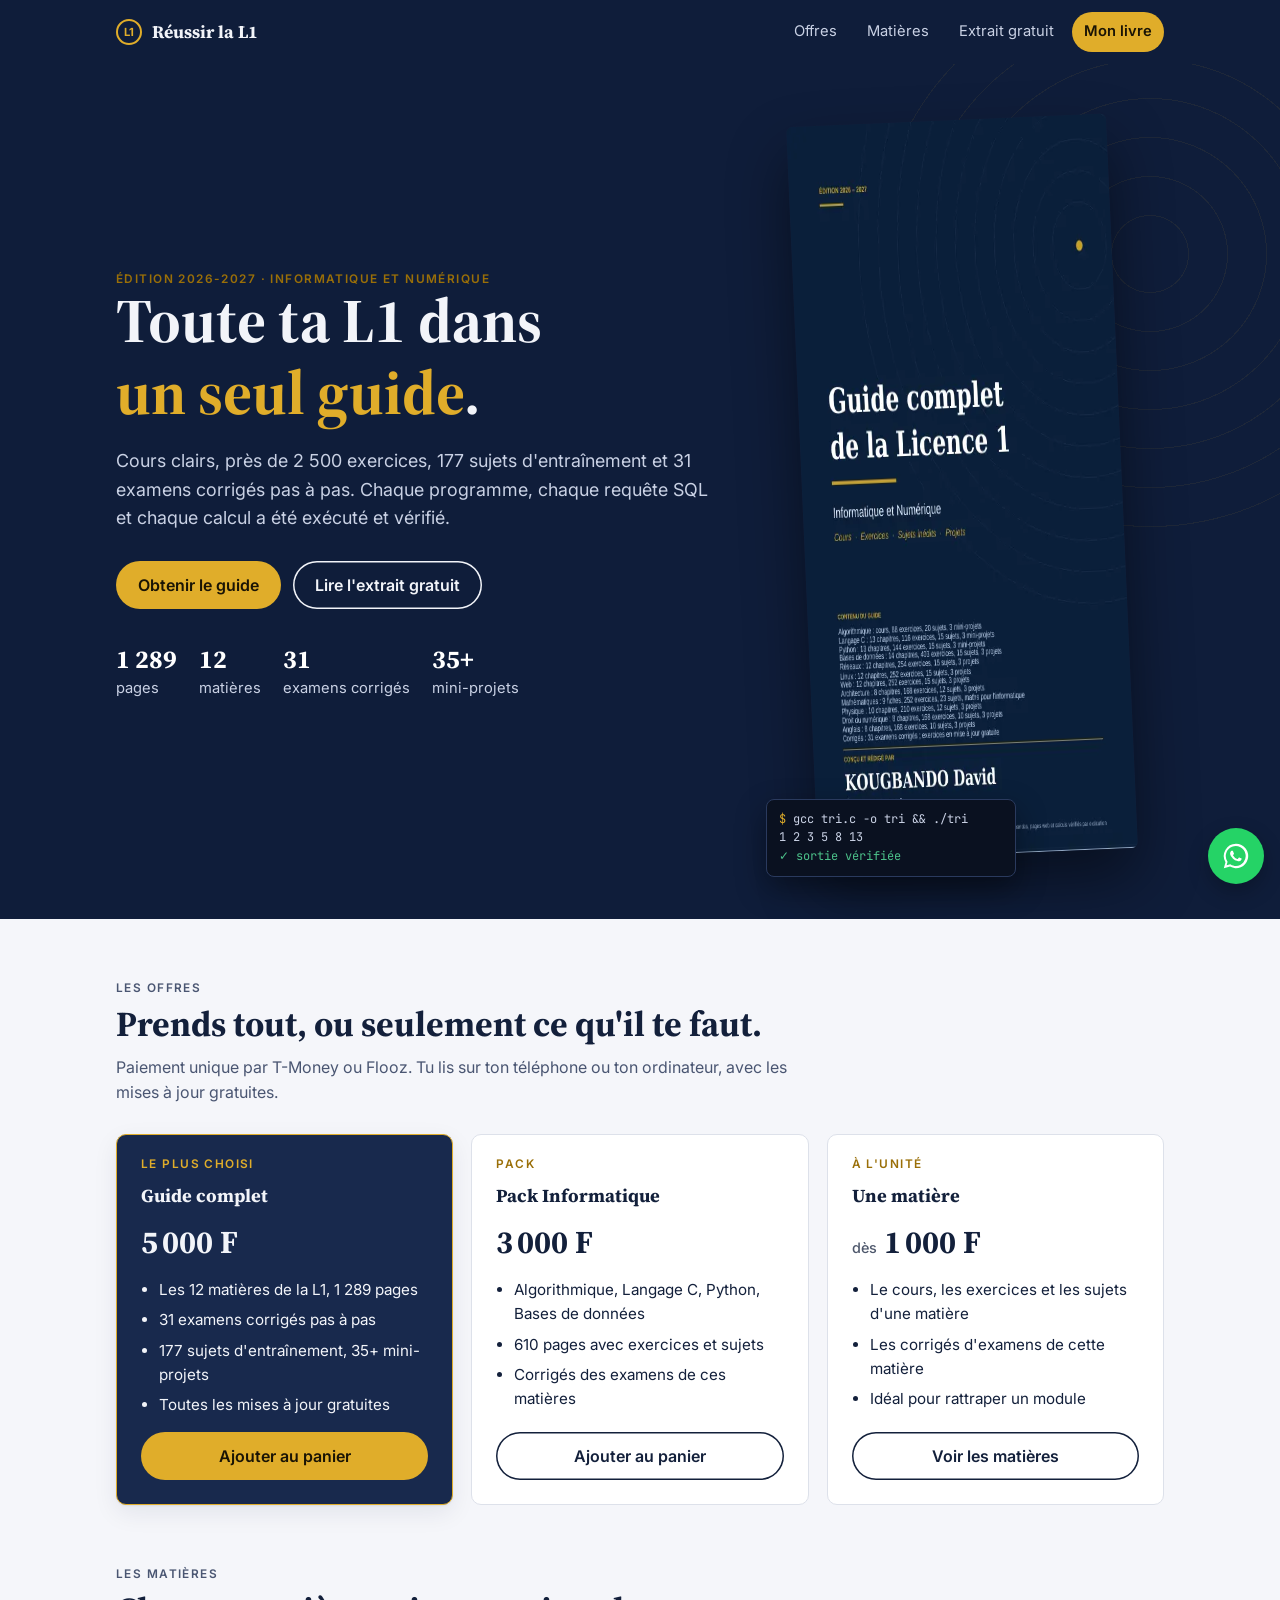
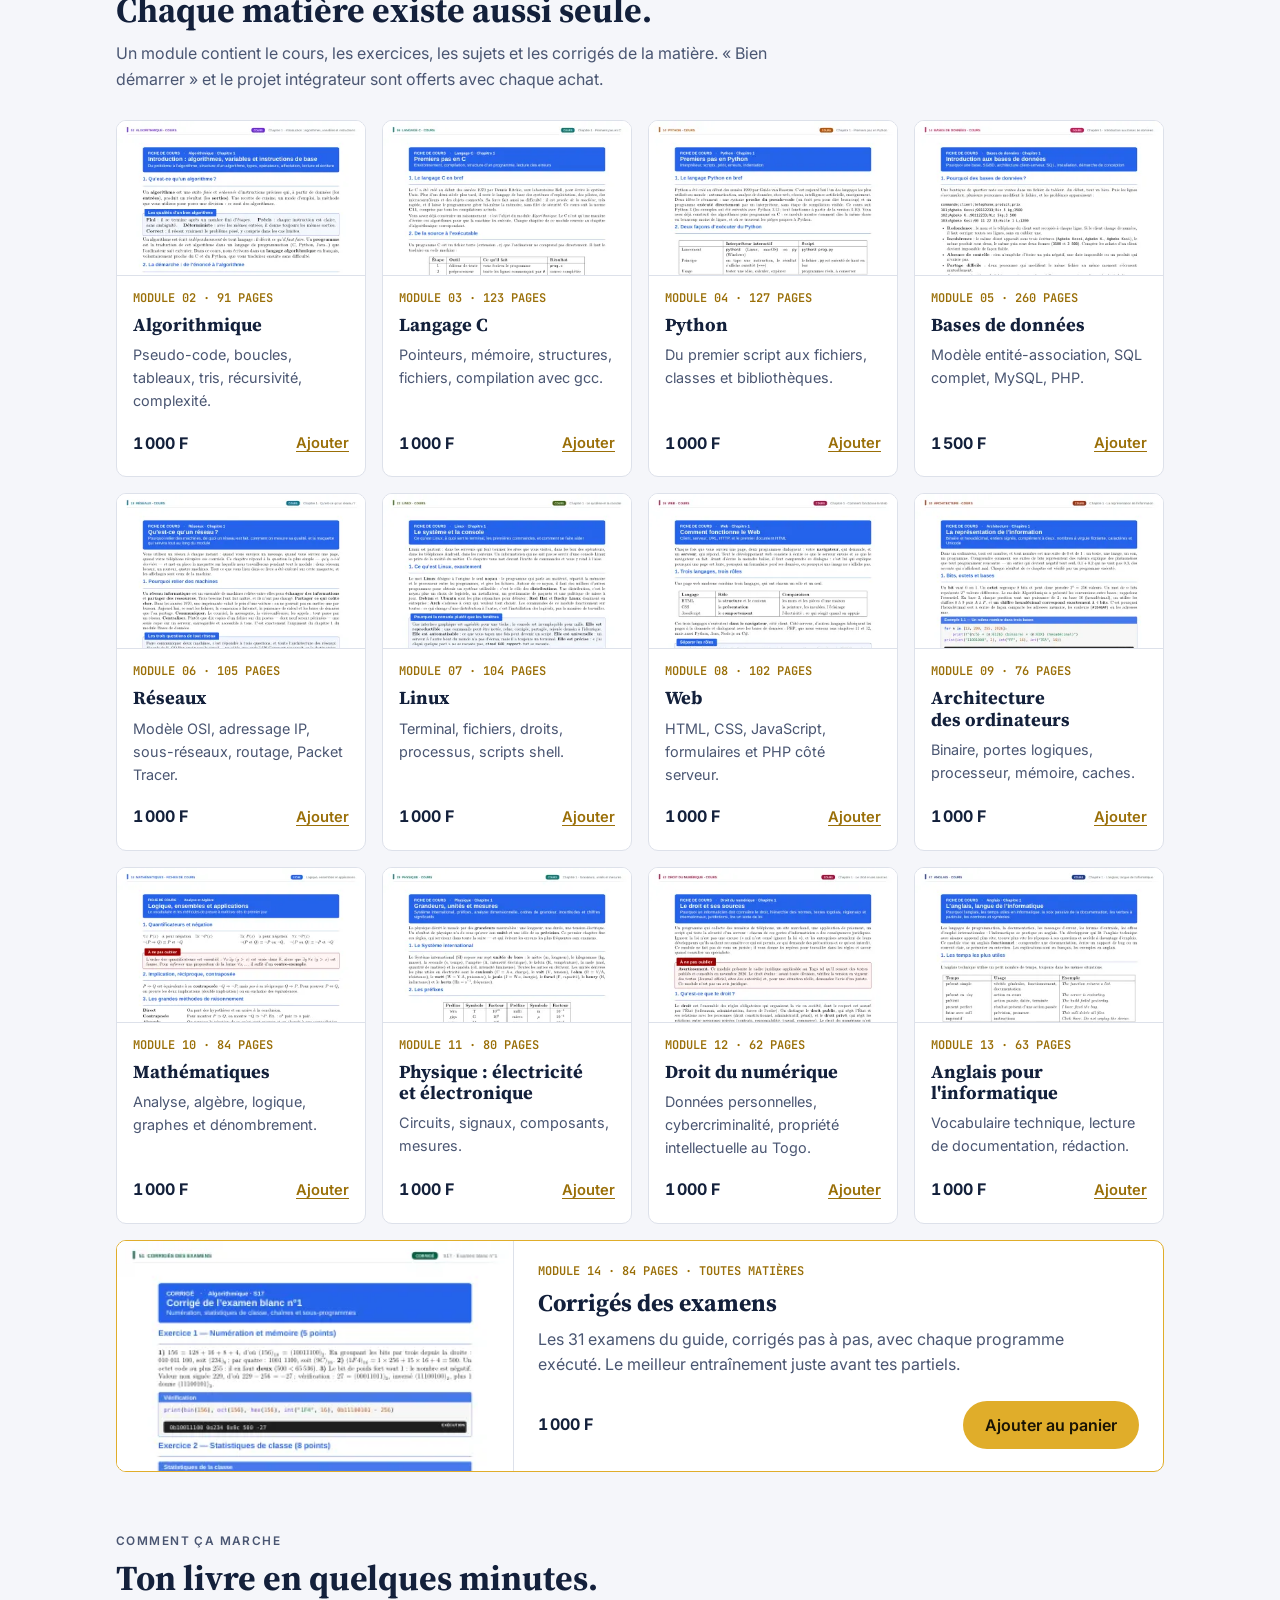
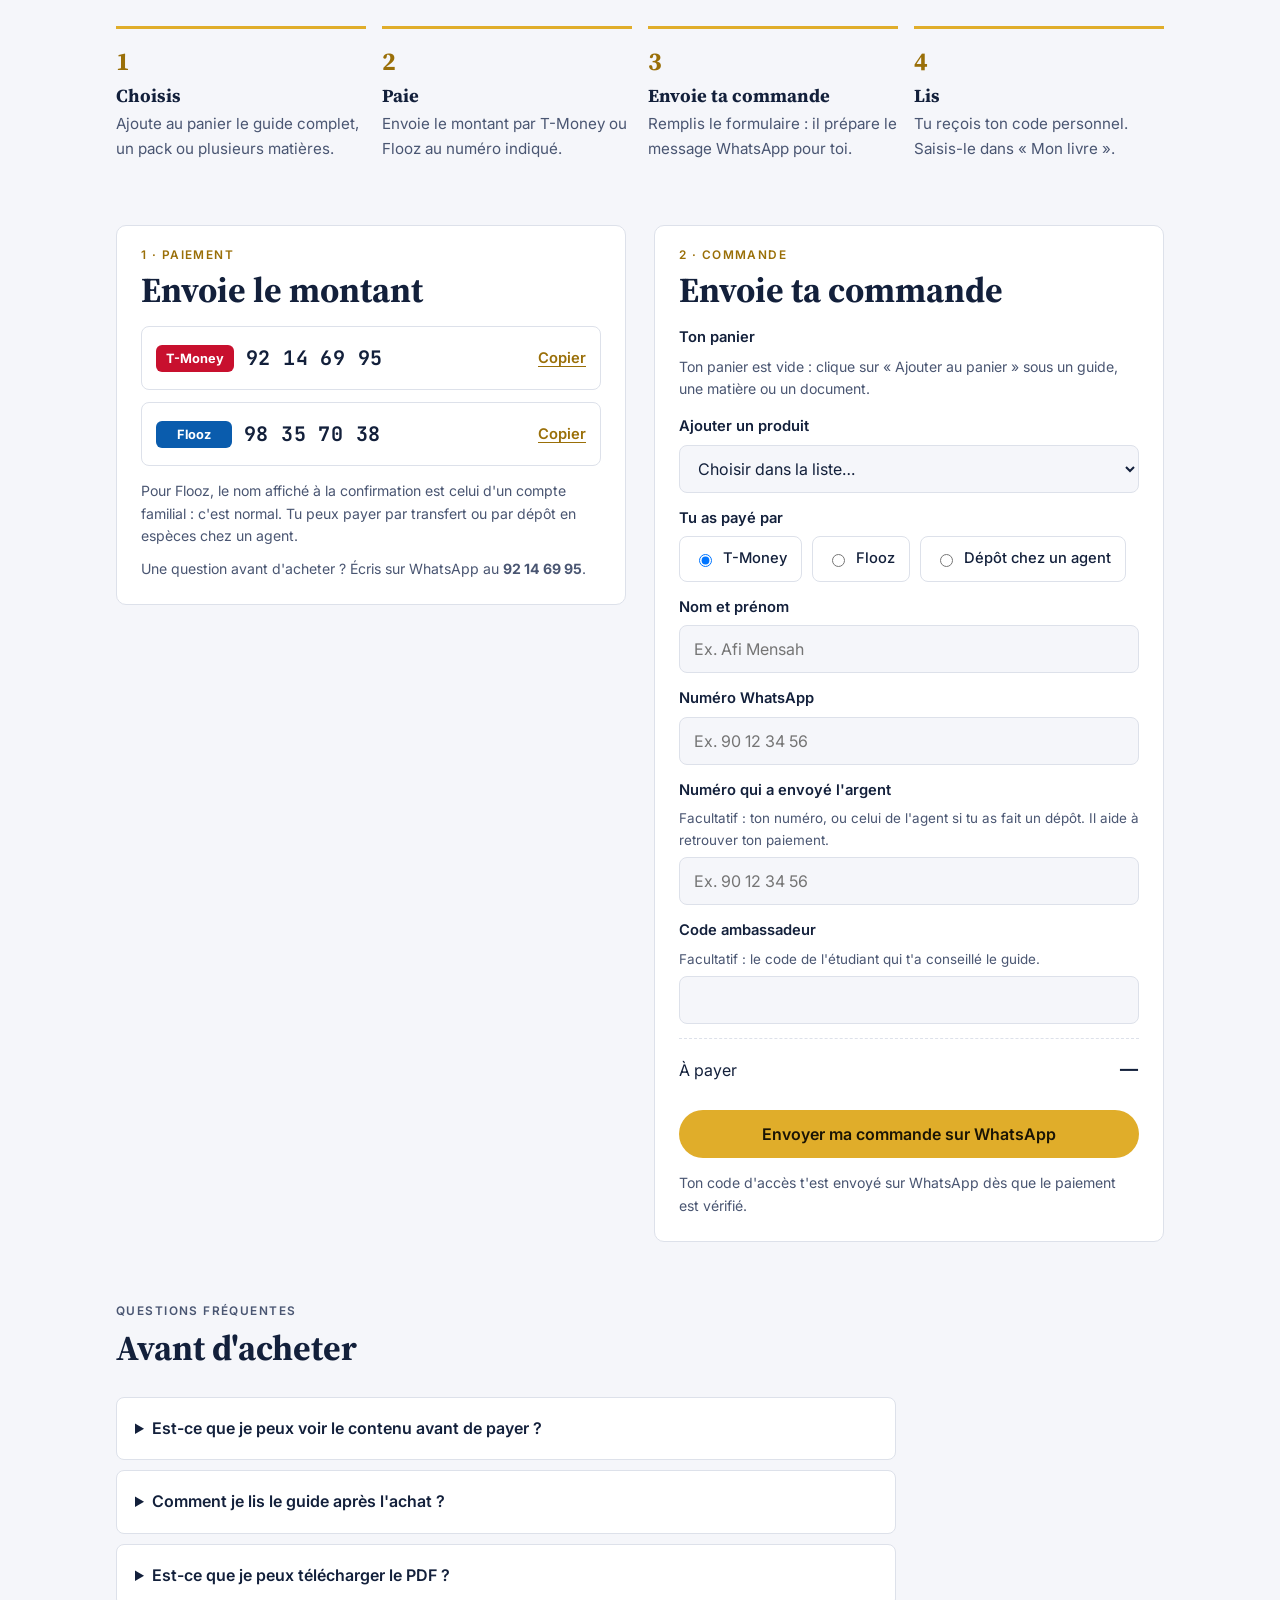
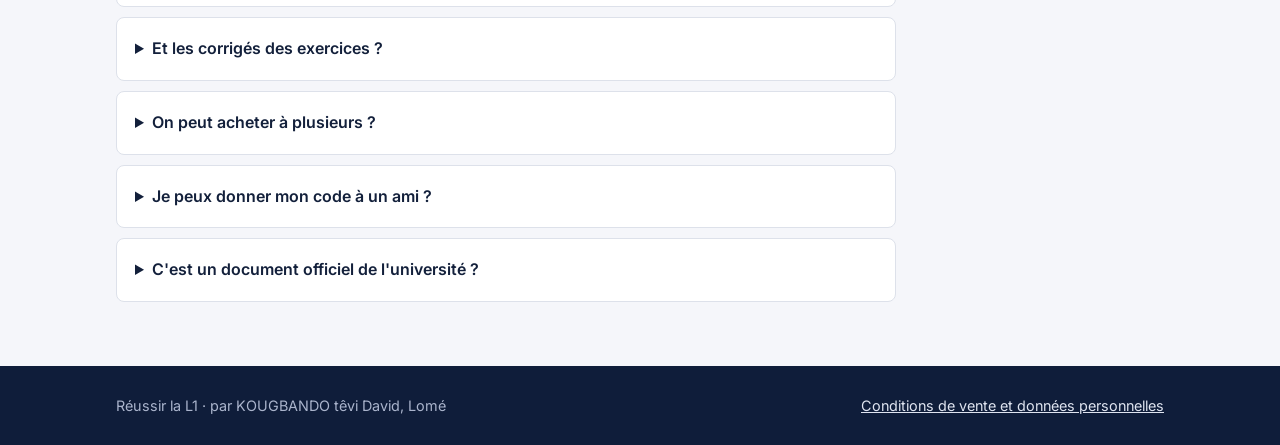
<file: index.html>
<!doctype html>
<html lang="fr">
<head>
<meta charset="utf-8">
<meta name="viewport" content="width=device-width, initial-scale=1, viewport-fit=cover">
<title>Réussir la L1 — Guide complet Informatique et Numérique</title>
<meta name="description" content="Le guide complet de la L1 Informatique et Numérique : 1 289 pages de cours, près de 2 500 exercices, 31 examens corrigés. Extrait gratuit, paiement T-Money ou Flooz.">
<meta property="og:title" content="Réussir la L1 — Guide complet Informatique et Numérique">
<meta property="og:description" content="1 289 pages, 12 matières, 31 examens corrigés. Lis l'extrait gratuit.">
<meta property="og:image" content="img/couverture.webp">
<meta name="theme-color" content="#0f1d3a">
<link rel="icon" href="data:image/svg+xml,%3Csvg xmlns='http://www.w3.org/2000/svg' viewBox='0 0 64 64'%3E%3Ccircle cx='32' cy='32' r='30' fill='%230f1d3a'/%3E%3Ctext x='32' y='41' font-family='Georgia' font-weight='700' font-size='26' text-anchor='middle' fill='%23e0ad2a'%3EL1%3C/text%3E%3C/svg%3E">
<link rel="preconnect" href="https://fonts.googleapis.com">
<link rel="preconnect" href="https://fonts.gstatic.com" crossorigin>
<link rel="stylesheet" href="https://fonts.googleapis.com/css2?family=Inter:wght@400;500;600;700&family=JetBrains+Mono:wght@500&family=Source+Serif+4:opsz,wght@8..60,700&display=swap">
<link rel="stylesheet" href="assets/style.css">
</head>
<body>
<header class="barre">
  <div class="enveloppe">
    <a class="marque" href="./"><i>L1</i> Réussir la L1</a>
    <nav aria-label="Menu principal">
      <a href="#offres" class="cache-mobile">Offres</a>
      <a href="#modules" class="cache-mobile">Matières</a>
      <a href="lire.html?extrait=1" class="cache-mobile">Extrait gratuit</a>
      <a href="#commander" class="pastille-panier" id="pastille-panier" hidden>Panier <b id="nb-panier">0</b></a>
      <a href="lire.html" class="acces">Mon livre</a>
    </nav>
  </div>
</header>

<div class="annonce" id="annonce" hidden><div class="enveloppe"><p></p></div></div>
<main>
<section class="heros">
  <div class="enveloppe">
    <div>
      <p class="etiquette">Édition 2026-2027 · Informatique et Numérique</p>
      <h1>Toute ta L1 dans <em>un seul guide</em>.</h1>
      <p class="chapeau">Cours clairs, près de 2 500 exercices, 177 sujets d'entraînement et 31 examens corrigés pas à pas. Chaque programme, chaque requête SQL et chaque calcul a été exécuté et vérifié.</p>
      <div class="actions">
        <a class="bouton" href="#commander">Obtenir le guide</a>
        <a class="bouton secondaire" href="lire.html?extrait=1">Lire l'extrait gratuit</a>
      </div>
      <div class="preuves">
        <span><b>1 289</b>pages</span>
        <span><b>12</b>matières</span>
        <span><b>31</b>examens corrigés</span>
        <span><b>35+</b>mini-projets</span>
      </div>
    </div>
    <div class="couverture">
      <img src="img/couverture.webp" alt="Couverture du Guide complet de la Licence 1 Informatique et Numérique" width="520" height="735">
      <div class="terminal" aria-hidden="true">
        <div><span class="p">$</span> gcc tri.c -o tri &amp;&amp; ./tri</div>
        <div>1 2 3 5 8 13</div>
        <div class="v">✓ sortie vérifiée</div>
      </div>
    </div>
  </div>
</section>

<section class="bloc" id="offres">
  <div class="enveloppe">
    <div class="entete-bloc">
      <p class="etiquette">Les offres</p>
      <h2>Prends tout, ou seulement ce qu'il te faut.</h2>
      <p>Paiement unique par T-Money ou Flooz. Tu lis sur ton téléphone ou ton ordinateur, avec les mises à jour gratuites.</p>
    </div>
    <div class="offres" id="liste-offres"></div>
  </div>
</section>

<section class="bloc" id="modules" style="padding-top:0">
  <div class="enveloppe">
    <div class="entete-bloc">
      <p class="etiquette">Les matières</p>
      <h2>Chaque matière existe aussi seule.</h2>
      <p>Un module contient le cours, les exercices, les sujets et les corrigés de la matière. « Bien démarrer » et le projet intégrateur sont offerts avec chaque achat.</p>
    </div>
    <div class="rayon" id="rayon"></div>
    <article class="module bandeau" id="bandeau-corriges" hidden></article>
  </div>
</section>

<section class="bloc" id="documents" style="padding-top:0" hidden>
  <div class="enveloppe">
    <div class="entete-bloc">
      <p class="etiquette">Autres documents</p>
      <h2>Pour aller plus loin.</h2>
    </div>
    <div class="rayon" id="liste-documents"></div>
  </div>
</section>

<section class="bloc" style="padding-top:0">
  <div class="enveloppe">
    <div class="entete-bloc">
      <p class="etiquette">Comment ça marche</p>
      <h2>Ton livre en quelques minutes.</h2>
    </div>
    <div class="etapes">
      <div class="etape"><h3>Choisis</h3><p>Ajoute au panier le guide complet, un pack ou plusieurs matières.</p></div>
      <div class="etape"><h3>Paie</h3><p>Envoie le montant par T-Money ou Flooz au numéro indiqué.</p></div>
      <div class="etape"><h3>Envoie ta commande</h3><p>Remplis le formulaire : il prépare le message WhatsApp pour toi.</p></div>
      <div class="etape"><h3>Lis</h3><p>Tu reçois ton code personnel. Saisis-le dans « Mon livre ».</p></div>
    </div>
  </div>
</section>

<section class="bloc" id="commander" style="padding-top:0">
  <div class="enveloppe commande">
    <div class="carte">
      <p class="etiquette">1 · Paiement</p>
      <h2 style="margin:8px 0 16px">Envoie le montant</h2>
      <div class="numeros">
        <div class="numero"><span class="op tm">T-Money</span><b id="num-tm" data-cfg="tmoney">92 14 69 95</b><button class="lien-btn" type="button" data-copie="num-tm">Copier</button></div>
        <div class="numero"><span class="op fl">Flooz</span><b id="num-fl" data-cfg="flooz">98 35 70 38</b><button class="lien-btn" type="button" data-copie="num-fl">Copier</button></div>
      </div>
      <p class="note" style="margin-top:14px">Pour Flooz, le nom affiché à la confirmation est celui d'un compte familial : c'est normal. Tu peux payer par transfert ou par dépôt en espèces chez un agent.</p>
      <p class="note" style="margin-top:10px">Une question avant d'acheter ? Écris sur WhatsApp au <b data-cfg="whatsapp">92 14 69 95</b>.</p>
    </div>

    <div class="carte">
      <p class="etiquette">2 · Commande</p>
      <h2 style="margin:8px 0 16px">Envoie ta commande</h2>
      <form class="grille" id="form-commande" novalidate>
        <div>
          <p class="label-panier">Ton panier</p>
          <div class="panier-liste" id="panier-liste"></div>
        </div>
        <label for="c-produit">Ajouter un produit
          <select id="c-produit" name="produit"></select>
        </label>
        <div>
          <p style="font-weight:600;font-size:.92rem;margin-bottom:6px">Tu as payé par</p>
          <div class="radios">
            <label><input type="radio" name="op" value="T-Money" id="c-op-tm" checked> T-Money</label>
            <label><input type="radio" name="op" value="Flooz" id="c-op-fl"> Flooz</label>
            <label><input type="radio" name="op" value="Dépôt chez un agent" id="c-op-ag"> Dépôt chez un agent</label>
          </div>
        </div>
        <label for="c-nom">Nom et prénom
          <input id="c-nom" name="nom" autocomplete="name" required maxlength="60" placeholder="Ex. Afi Mensah">
        </label>
        <label for="c-tel">Numéro WhatsApp
          <input id="c-tel" name="tel" type="tel" inputmode="tel" autocomplete="tel" required maxlength="20" placeholder="Ex. 90 12 34 56">
        </label>
        <label for="c-ref">Numéro qui a envoyé l'argent <span class="aide">Facultatif : ton numéro, ou celui de l'agent si tu as fait un dépôt. Il aide à retrouver ton paiement.</span>
          <input id="c-ref" name="ref" type="tel" inputmode="tel" maxlength="30" placeholder="Ex. 90 12 34 56">
        </label>
        <label for="c-amb">Code ambassadeur <span class="aide">Facultatif : le code de l'étudiant qui t'a conseillé le guide.</span>
          <input id="c-amb" name="amb" maxlength="20" autocapitalize="characters">
        </label>
        <div class="total"><span>À payer</span><b id="c-total">—</b></div>
        <p class="erreur" id="c-erreur" role="alert" hidden></p>
        <button class="bouton plein" type="submit">Envoyer ma commande sur WhatsApp</button>
        <p class="note">Ton code d'accès t'est envoyé sur WhatsApp dès que le paiement est vérifié.</p>
      </form>
    </div>
  </div>
</section>

<section class="bloc" id="faq" style="padding-top:0">
  <div class="enveloppe">
    <div class="entete-bloc">
      <p class="etiquette">Questions fréquentes</p>
      <h2>Avant d'acheter</h2>
    </div>
    <div class="faq">
      <details><summary>Est-ce que je peux voir le contenu avant de payer ?</summary><p>Oui : l'extrait gratuit de 50 pages montre des pages de chaque partie (cours, exercices, sujets, corrigés). Lis-le d'abord, puis décide.</p></details>
      <details><summary>Comment je lis le guide après l'achat ?</summary><p>Va dans « Mon livre » et saisis ton code personnel. Le guide s'ouvre dans ton navigateur, sur téléphone comme sur ordinateur. Ton code reste valable : tu peux revenir lire quand tu veux.</p></details>
      <details><summary>Est-ce que je peux télécharger le PDF ?</summary><p>Non. Le guide se lit sur le site, avec ton nom sur chaque page. C'est ce qui permet de le vendre à petit prix : si on pouvait le partager librement, il n'existerait pas.</p></details>
      <details><summary>Et les corrigés des exercices ?</summary><p>Les 31 examens sont entièrement corrigés. Les corrigés des exercices arrivent par mises à jour, gratuites pour les acheteurs : ils apparaîtront directement dans ton espace.</p></details>
      <details><summary>On peut acheter à plusieurs ?</summary><p>Oui : à partir de 5 étudiants qui achètent le guide complet ensemble, c'est 3 500 F chacun au lieu de 5 000 F. Écris sur WhatsApp pour organiser le groupe. Chaque étudiant reçoit son propre code.</p></details>
      <details><summary>Je peux donner mon code à un ami ?</summary><p>Non. Le code est personnel et ton nom apparaît sur chaque page. Un code partagé est désactivé.</p></details>
      <details><summary>C'est un document officiel de l'université ?</summary><p>Non. C'est un guide indépendant, écrit par un étudiant, pour aider à réviser. Il ne remplace pas les cours de tes enseignants.</p></details>
    </div>
  </div>
</section>
</main>

<footer>
  <div class="enveloppe">
    <span>Réussir la L1 · par KOUGBANDO têvi David, Lomé</span>
    <span><a href="conditions.html">Conditions de vente et données personnelles</a></span>
  </div>
</footer>

<a class="wa" id="wa-flottant" data-cfg-wa href="https://wa.me/22892146995" target="_blank" rel="noopener" aria-label="Écrire sur WhatsApp">
  <svg viewBox="0 0 32 32" aria-hidden="true"><path fill="currentColor" d="M16 3a13 13 0 0 0-11.2 19.6L3 29l6.6-1.7A13 13 0 1 0 16 3zm0 23.6c-2 0-4-.6-5.7-1.6l-.4-.2-3.9 1 1-3.8-.3-.4A10.6 10.6 0 1 1 16 26.6zm5.8-7.9c-.3-.2-1.9-.9-2.2-1-.3-.1-.5-.2-.7.2l-1 1.2c-.2.2-.4.2-.7.1a8.7 8.7 0 0 1-4.3-3.8c-.3-.5.3-.5.9-1.6.1-.2 0-.4 0-.5l-1-2.4c-.3-.6-.5-.5-.7-.5h-.6c-.2 0-.5.1-.8.4-.3.3-1 1-1 2.5s1.1 2.9 1.2 3.1c.2.2 2.1 3.2 5.1 4.5 1.9.8 2.6.9 3.6.7.6-.1 1.9-.8 2.1-1.5.3-.7.3-1.3.2-1.5-.1-.1-.3-.2-.6-.4z"/></svg>
</a>

<script src="assets/commun.js"></script>
<script src="assets/accueil.js"></script>
</body>
</html>
</file>
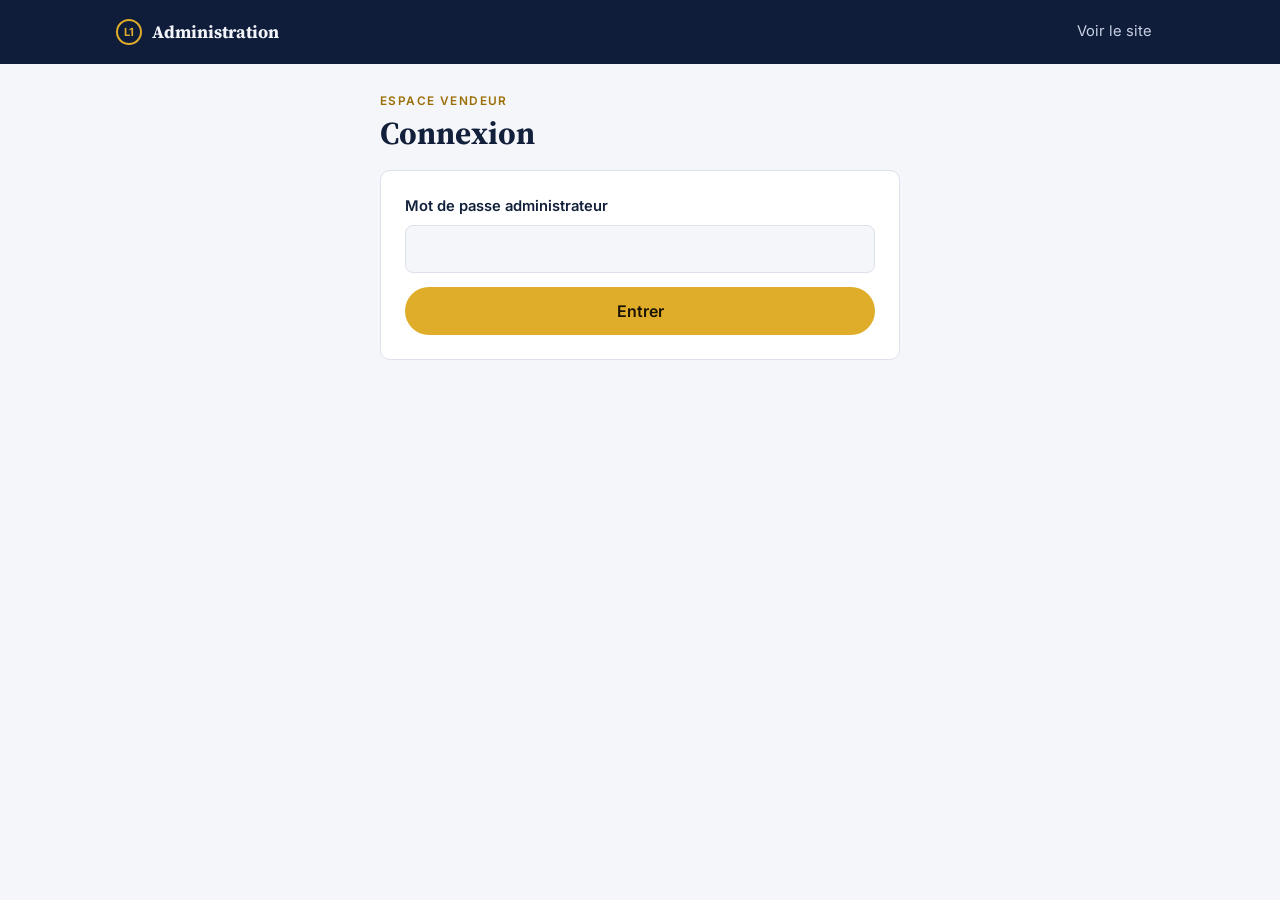
<file: admin.html>
<!doctype html>
<html lang="fr">
<head>
<meta charset="utf-8">
<meta name="viewport" content="width=device-width, initial-scale=1, viewport-fit=cover">
<title>Administration — Réussir la L1</title>
<meta name="robots" content="noindex, nofollow">
<meta name="theme-color" content="#0f1d3a">
<link rel="icon" href="data:image/svg+xml,%3Csvg xmlns='http://www.w3.org/2000/svg' viewBox='0 0 64 64'%3E%3Ccircle cx='32' cy='32' r='30' fill='%230f1d3a'/%3E%3Ctext x='32' y='41' font-family='Georgia' font-weight='700' font-size='26' text-anchor='middle' fill='%23e0ad2a'%3EL1%3C/text%3E%3C/svg%3E">
<link rel="preconnect" href="https://fonts.googleapis.com">
<link rel="preconnect" href="https://fonts.gstatic.com" crossorigin>
<link rel="stylesheet" href="https://fonts.googleapis.com/css2?family=Inter:wght@400;500;600;700&family=JetBrains+Mono:wght@500&family=Source+Serif+4:opsz,wght@8..60,700&display=swap">
<link rel="stylesheet" href="assets/style.css">
<style>
  .onglets { display: flex; gap: 6px; flex-wrap: wrap; margin: 6px 0 22px; }
  .onglets button { border: 1.5px solid var(--ligne); background: var(--carte); color: var(--encre); border-radius: 999px; padding: 10px 16px; font: 600 .92rem var(--texte); cursor: pointer; min-height: 44px; }
  .onglets button[aria-selected="true"] { background: var(--nuit); color: var(--sur-nuit); border-color: var(--nuit); }
  .deux { display: grid; grid-template-columns: 1fr 1fr; gap: 14px; }
  @media (max-width: 600px) { .deux { grid-template-columns: 1fr; } }
  .resultat { border: 2px solid var(--ok); }
  .code-grand { font: 700 clamp(1.3rem, 5vw, 1.9rem) var(--mono); letter-spacing: .06em; padding: 14px; text-align: center; background: var(--papier); border-radius: 8px; user-select: all; word-break: break-all; }
  .chiffres { display: grid; grid-template-columns: repeat(auto-fit, minmax(150px, 1fr)); gap: 12px; margin-bottom: 18px; }
  .chiffre { background: var(--carte); border: 1px solid var(--ligne); border-radius: 8px; padding: 14px 16px; }
  .chiffre span { font-size: .82rem; color: var(--encre-douce); }
  .chiffre b { display: block; font: 700 1.5rem var(--titre); font-variant-numeric: tabular-nums; }
  .tableau { overflow-x: auto; background: var(--carte); border: 1px solid var(--ligne); border-radius: 8px; }
  table { border-collapse: collapse; width: 100%; font-size: .9rem; min-width: 760px; }
  th, td { text-align: left; padding: 10px 12px; border-bottom: 1px solid var(--ligne); vertical-align: top; }
  th { font-size: .76rem; text-transform: uppercase; letter-spacing: .06em; color: var(--encre-douce); }
  td.n { font-variant-numeric: tabular-nums; white-space: nowrap; }
  .btn-petit { border: 1.5px solid var(--alerte); color: var(--alerte); background: none; border-radius: 6px; padding: 4px 10px; font: 600 .8rem var(--texte); cursor: pointer; }
  .actions-ligne { display: flex; flex-wrap: wrap; gap: 10px; margin-top: 14px; }
  .etat { font-size: .9rem; }
  .choix-produits { border: 0; padding: 0; margin: 0; display: grid; gap: 6px; }
  .choix-produits legend { font-weight: 600; font-size: .92rem; margin-bottom: 6px; padding: 0; }
  .choix-produits legend .aide { display: block; font-weight: 400; color: var(--encre-douce); font-size: .84rem; }
  #v-produits { display: grid; gap: 4px; max-height: 260px; overflow: auto; border: 1.5px solid var(--ligne); border-radius: 8px; padding: 6px; background: var(--papier); }
  #v-produits label { display: flex; align-items: center; gap: 10px; font-weight: 500; padding: 6px 8px; border-radius: 6px; cursor: pointer; }
  #v-produits label:hover { background: var(--carte); }
  #v-produits input { width: 18px; height: 18px; min-height: 0; flex: none; }
  #v-produits span { flex: 1; min-width: 0; }
  #v-produits b { font-variant-numeric: tabular-nums; white-space: nowrap; font-weight: 600; }
  textarea { font: 400 1rem var(--texte); padding: 12px 14px; border-radius: 8px; width: 100%; border: 1.5px solid var(--ligne); background: var(--papier); color: var(--encre); resize: vertical; }
  .case-ligne { display: flex; align-items: center; gap: 10px; font-weight: 500; }
  .case-ligne input { width: 20px; height: 20px; min-height: 0; }
  .table-produits input[type=number] { width: 110px; min-height: 40px; padding: 8px 10px; }
  .table-produits input[type=checkbox] { width: 20px; height: 20px; min-height: 0; }
  .type { font: 600 .74rem var(--texte); padding: 3px 8px; border-radius: 999px; background: var(--papier); border: 1px solid var(--ligne); white-space: nowrap; }
  .btn-lien { background: none; border: 0; color: var(--or); font: 600 .85rem var(--texte); cursor: pointer; text-decoration: underline; padding: 4px 0; }
</style>
</head>
<body>
<header class="barre">
  <div class="enveloppe">
    <a class="marque" href="./"><i>L1</i> Administration</a>
    <nav aria-label="Menu"><a href="./">Voir le site</a></nav>
  </div>
</header>

<main class="page enveloppe">
  <section id="vue-login" class="etroit">
    <p class="etiquette">Espace vendeur</p>
    <h1 style="font-size:2rem;margin:8px 0 18px">Connexion</h1>
    <form class="carte grille" id="form-login" novalidate>
      <label for="mdp">Mot de passe administrateur
        <input id="mdp" type="password" autocomplete="current-password" required>
      </label>
      <p class="erreur" id="login-erreur" role="alert" hidden></p>
      <button class="bouton plein" type="submit" id="btn-login">Entrer</button>
    </form>
  </section>

  <section id="vue-admin" hidden>
    <div class="onglets" role="tablist">
      <button type="button" role="tab" data-onglet="vente" aria-selected="true">Nouvelle vente</button>
      <button type="button" role="tab" data-onglet="ventes" aria-selected="false">Ventes</button>
      <button type="button" role="tab" data-onglet="catalogue" aria-selected="false">Catalogue</button>
      <button type="button" role="tab" data-onglet="site" aria-selected="false">Site</button>
      <button type="button" role="tab" data-onglet="reglages" aria-selected="false">Réglages</button>
    </div>

    <div data-panneau="vente">
      <div class="commande">
        <form class="carte grille" id="form-vente" novalidate>
          <h2 style="font-size:1.4rem">Créer un code d'accès</h2>
          <p class="note">À faire seulement après avoir vu l'argent arriver sur T-Money ou Flooz.</p>
          <fieldset class="choix-produits">
            <legend>Produits achetés <span class="aide">Coche tout ce que le client a payé : il recevra un seul code pour tout.</span></legend>
            <div id="v-produits"></div>
          </fieldset>
          <div class="deux">
            <label for="v-nom">Nom de l'acheteur <input id="v-nom" maxlength="60" required></label>
            <label for="v-tel">Son WhatsApp <input id="v-tel" type="tel" inputmode="tel" maxlength="20" required></label>
          </div>
          <div class="deux">
            <label for="v-prix">Montant reçu (F) <input id="v-prix" type="number" min="0" step="50" required></label>
            <label for="v-op">Payé par <select id="v-op"><option>T-Money</option><option>Flooz</option><option>Espèces</option></select></label>
          </div>
          <div class="deux">
            <label for="v-ref">Référence de la transaction <input id="v-ref" maxlength="60"></label>
            <label for="v-amb">Code ambassadeur <input id="v-amb" maxlength="20" autocapitalize="characters"></label>
          </div>
          <p class="erreur" id="vente-erreur" role="alert" hidden></p>
          <button class="bouton plein" type="submit" id="btn-vente">Créer le code</button>
        </form>

        <div class="carte resultat" id="resultat" hidden>
          <p class="etiquette" style="color:var(--ok)">Code créé</p>
          <h2 style="font-size:1.3rem;margin:6px 0 12px" id="r-titre"></h2>
          <div class="code-grand" id="r-code"></div>
          <p class="etat" id="r-etat" style="margin-top:12px"></p>
          <div class="actions-ligne">
            <a class="bouton" id="r-wa" href="#" target="_blank" rel="noopener">Envoyer sur WhatsApp</a>
            <button class="bouton secondaire" type="button" id="r-copier">Copier le message</button>
          </div>
          <div id="r-manuel" hidden style="margin-top:14px">
            <p class="note">Le code n'a pas pu être publié automatiquement. Télécharge le fichier puis ajoute-le dans le dossier <b>data/acces</b> de ton dépôt GitHub (bouton « Add file » puis « Upload files »).</p>
            <button class="bouton secondaire" type="button" id="r-telecharger" style="margin-top:10px">Télécharger le fichier</button>
          </div>
        </div>
      </div>
    </div>

    <div data-panneau="ventes" hidden>
      <div class="actions-ligne" style="margin:0 0 16px"><button class="bouton secondaire" type="button" id="btn-actualiser">Actualiser</button><button class="bouton secondaire" type="button" id="btn-export">Exporter pour Excel</button></div>
      <p class="etat" id="ventes-etat"></p>
      <div class="chiffres" id="chiffres"></div>
      <div id="ambassadeurs"></div>
      <div class="tableau"><table>
        <thead><tr><th>N°</th><th>Date</th><th>Acheteur</th><th>Produit</th><th>Montant</th><th>Paiement</th><th>Ambassadeur</th><th></th></tr></thead>
        <tbody id="ventes-corps"></tbody>
      </table></div>
    </div>

    <div data-panneau="catalogue" hidden>
      <section class="carte" style="margin-bottom:22px">
        <h2 style="font-size:1.35rem">Produits en vente</h2>
        <p class="note" style="margin:6px 0 14px">Change un prix ou masque un produit, puis clique sur « Enregistrer ». Les acheteurs gardent toujours l'accès à ce qu'ils ont payé, même si tu masques le produit.</p>
        <div class="tableau"><table class="table-produits">
          <thead><tr><th>Produit</th><th>Type</th><th>Prix (F)</th><th>En vente</th><th></th></tr></thead>
          <tbody id="produits-corps"></tbody>
        </table></div>
        <p class="etat" id="produits-etat" role="status" style="margin-top:12px"></p>
        <div class="actions-ligne"><button class="bouton" type="button" id="btn-produits">Enregistrer les changements</button></div>
      </section>

      <form class="carte grille" id="form-doc" novalidate>
        <h2 style="font-size:1.35rem" id="doc-titre-form">Ajouter un document</h2>
        <p class="note" id="doc-aide">Le document est chiffré sur ton appareil avant d'être envoyé : sur le site, personne ne peut l'ouvrir sans code. Laisse-le masqué tant que tu ne veux pas le vendre.</p>
        <label for="d-fichier">Fichier PDF <span class="aide" id="d-fichier-aide">50 Mo au maximum.</span>
          <input id="d-fichier" type="file" accept="application/pdf,.pdf">
        </label>
        <div class="deux">
          <label for="d-titre">Titre <input id="d-titre" maxlength="80" placeholder="Ex. Annales corrigées de L2"></label>
          <label for="d-prix">Prix (F) <input id="d-prix" type="number" min="0" step="50" value="1000"></label>
        </div>
        <label for="d-accroche">Description courte <span class="aide">Une phrase, affichée sur la page d'accueil.</span>
          <input id="d-accroche" maxlength="160">
        </label>
        <label for="d-instructions">Message pour le lecteur <span class="aide">Facultatif : affiché en haut du document quand l'acheteur l'ouvre (conseils, ordre de lecture…).</span>
          <textarea id="d-instructions" rows="4" maxlength="1500"></textarea>
        </label>
        <label class="case-ligne" for="d-visible"><input type="checkbox" id="d-visible"> Mettre en vente tout de suite (sinon il reste masqué)</label>
        <p class="etat" id="doc-etat" role="status"></p>
        <div class="actions-ligne">
          <button class="bouton" type="submit" id="btn-doc">Publier le document</button>
          <button class="bouton secondaire" type="button" id="btn-doc-annuler" hidden>Annuler la modification</button>
        </div>
      </form>
    </div>

    <div data-panneau="site" hidden>
      <form class="carte grille" id="form-site" novalidate style="max-width:720px">
        <h2 style="font-size:1.35rem">Informations du site</h2>
        <p class="note">Ce que tu changes ici se met à jour partout sur le site : page d'accueil, formulaire de commande, bouton WhatsApp, conditions de vente.</p>
        <div class="deux">
          <label for="s-whatsapp">Numéro WhatsApp <span class="aide">Celui qui reçoit les commandes.</span><input id="s-whatsapp" type="tel" inputmode="tel" maxlength="20"></label>
          <label for="s-commission">Commission ambassadeur (F) <span class="aide">Par vente apportée.</span><input id="s-commission" type="number" min="0" step="50"></label>
        </div>
        <div class="deux">
          <label for="s-tmoney">Numéro T-Money <input id="s-tmoney" type="tel" inputmode="tel" maxlength="20"></label>
          <label for="s-flooz">Numéro Flooz <input id="s-flooz" type="tel" inputmode="tel" maxlength="20"></label>
        </div>
        <label for="s-annonce">Annonce en haut du site <span class="aide">Facultatif. Exemple : « Prix de lancement jusqu'au 30 novembre ». Laisse vide pour ne rien afficher.</span>
          <input id="s-annonce" maxlength="140">
        </label>
        <p class="etat" id="site-etat" role="status"></p>
        <div class="actions-ligne"><button class="bouton" type="submit" id="btn-site">Enregistrer</button></div>
        <p class="note">L'extrait gratuit (PDF) garde les numéros imprimés dessus : si tu changes de numéro, demande-moi de le refaire.</p>
      </form>
    </div>

    <div data-panneau="reglages" hidden>
      <div class="commande">
        <form class="carte grille" id="form-github" novalidate>
          <h2 style="font-size:1.3rem">Connexion à GitHub</h2>
          <p class="note">Le jeton permet au site d'enregistrer les codes tout seul. Il est gardé chiffré dans ce navigateur uniquement, et ne sert qu'une fois ton mot de passe saisi. N'enregistre-le que sur ton téléphone ou ton ordinateur personnel, et efface-le si tu utilises un autre appareil.</p>
          <div class="deux">
            <label for="g-owner">Compte GitHub <input id="g-owner" autocomplete="off"></label>
            <label for="g-repo">Dépôt <input id="g-repo" autocomplete="off"></label>
          </div>
          <label for="g-token">Jeton d'accès (token) <input id="g-token" type="password" autocomplete="off" placeholder="github_pat_…"></label>
          <p class="etat" id="g-etat" role="status"></p>
          <button class="bouton plein" type="submit">Enregistrer et tester</button>
          <button class="bouton secondaire plein" type="button" id="btn-oublier">Effacer le jeton de cet appareil</button>
        </form>
        <form class="carte grille" id="form-mdp" novalidate>
          <h2 style="font-size:1.3rem">Changer le mot de passe</h2>
          <label for="m-nouveau">Nouveau mot de passe <span class="aide">Au moins 10 caractères.</span><input id="m-nouveau" type="password" autocomplete="new-password"></label>
          <label for="m-confirme">Confirmer <input id="m-confirme" type="password" autocomplete="new-password"></label>
          <p class="etat" id="m-etat" role="status"></p>
          <button class="bouton plein" type="submit">Changer le mot de passe</button>
        </form>
      </div>
    </div>
  </section>
</main>

<script src="assets/vendor/pdf.min.js"></script>
<script src="assets/commun.js"></script>
<script src="assets/admin.js"></script>
</body>
</html>
</file>
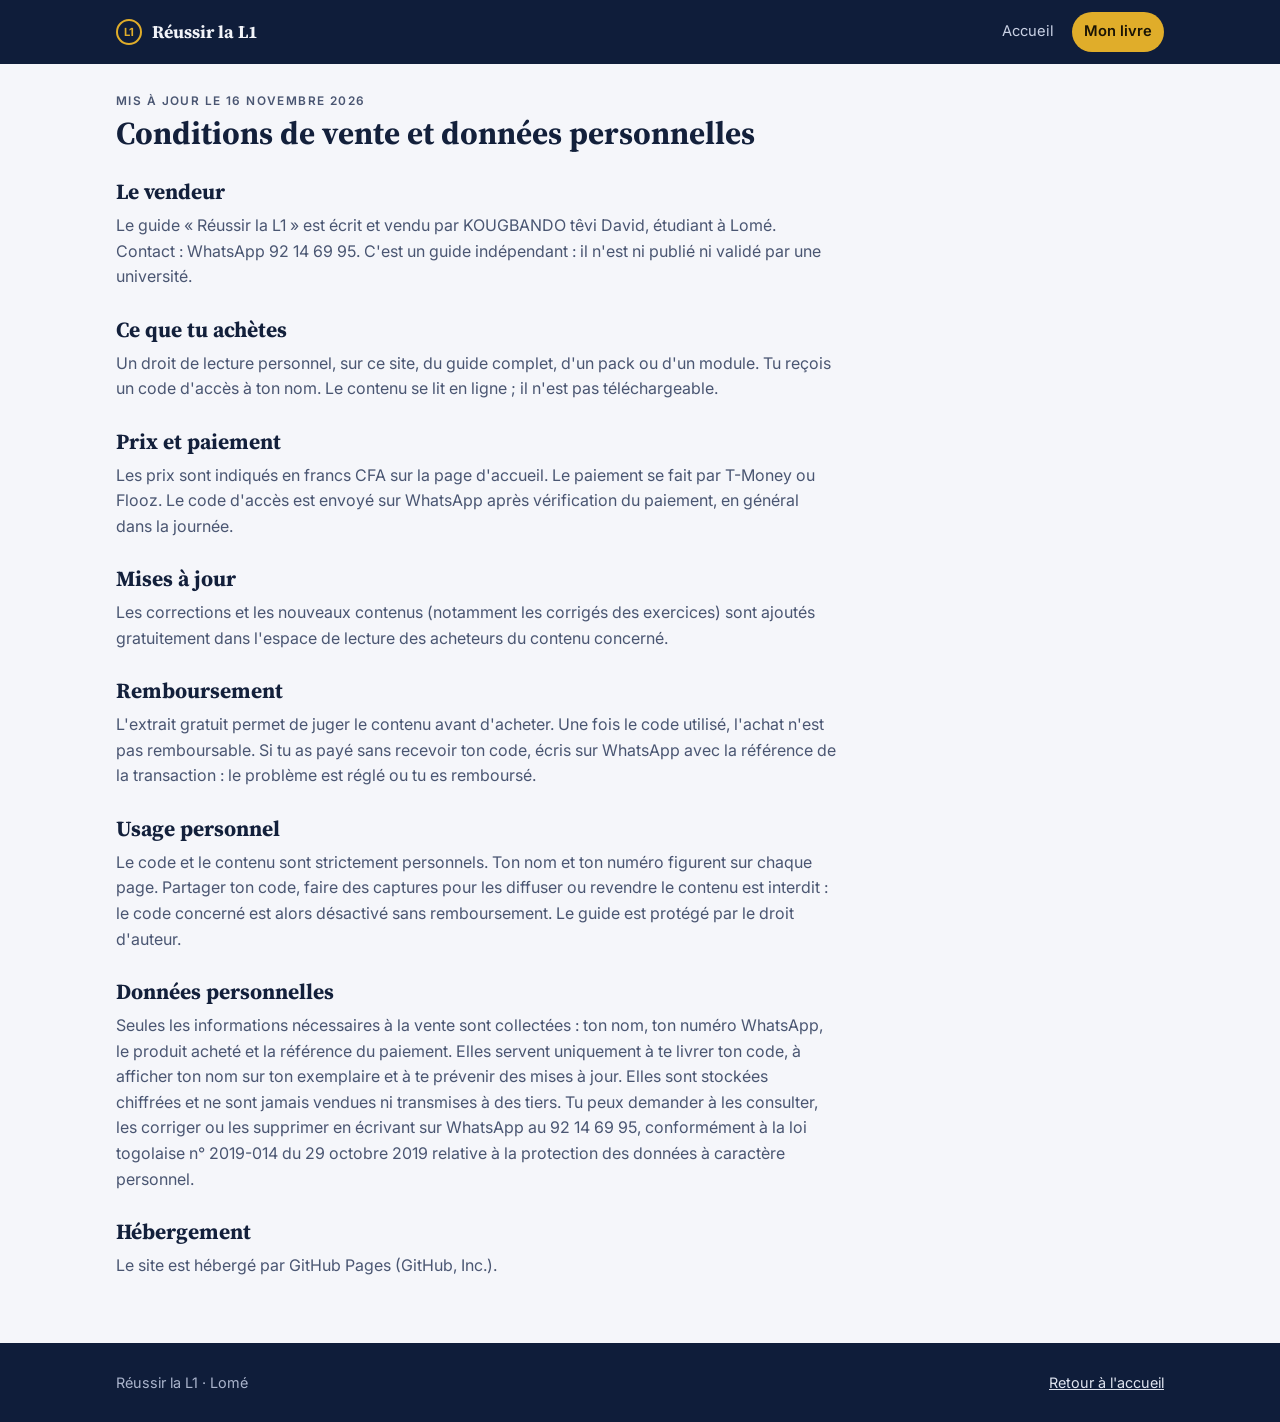
<file: conditions.html>
<!doctype html>
<html lang="fr">
<head>
<meta charset="utf-8">
<meta name="viewport" content="width=device-width, initial-scale=1, viewport-fit=cover">
<title>Conditions — Réussir la L1</title>
<meta name="theme-color" content="#0f1d3a">
<link rel="stylesheet" href="https://fonts.googleapis.com/css2?family=Inter:wght@400;500;600;700&family=Source+Serif+4:opsz,wght@8..60,700&display=swap">
<link rel="stylesheet" href="assets/style.css">
</head>
<body>
<header class="barre">
  <div class="enveloppe">
    <a class="marque" href="./"><i>L1</i> Réussir la L1</a>
    <nav aria-label="Menu"><a href="./">Accueil</a><a href="lire.html" class="acces">Mon livre</a></nav>
  </div>
</header>
<main class="page enveloppe">
  <article class="texte-long">
    <p class="etiquette">Mis à jour le 16 novembre 2026</p>
    <h1 style="font-size:2rem;margin-top:8px">Conditions de vente et données personnelles</h1>

    <h2>Le vendeur</h2>
    <p>Le guide « Réussir la L1 » est écrit et vendu par KOUGBANDO têvi David, étudiant à Lomé. Contact : WhatsApp <span data-cfg="whatsapp">92 14 69 95</span>. C'est un guide indépendant : il n'est ni publié ni validé par une université.</p>

    <h2>Ce que tu achètes</h2>
    <p>Un droit de lecture personnel, sur ce site, du guide complet, d'un pack ou d'un module. Tu reçois un code d'accès à ton nom. Le contenu se lit en ligne ; il n'est pas téléchargeable.</p>

    <h2>Prix et paiement</h2>
    <p>Les prix sont indiqués en francs CFA sur la page d'accueil. Le paiement se fait par T-Money ou Flooz. Le code d'accès est envoyé sur WhatsApp après vérification du paiement, en général dans la journée.</p>

    <h2>Mises à jour</h2>
    <p>Les corrections et les nouveaux contenus (notamment les corrigés des exercices) sont ajoutés gratuitement dans l'espace de lecture des acheteurs du contenu concerné.</p>

    <h2>Remboursement</h2>
    <p>L'extrait gratuit permet de juger le contenu avant d'acheter. Une fois le code utilisé, l'achat n'est pas remboursable. Si tu as payé sans recevoir ton code, écris sur WhatsApp avec la référence de la transaction : le problème est réglé ou tu es remboursé.</p>

    <h2>Usage personnel</h2>
    <p>Le code et le contenu sont strictement personnels. Ton nom et ton numéro figurent sur chaque page. Partager ton code, faire des captures pour les diffuser ou revendre le contenu est interdit : le code concerné est alors désactivé sans remboursement. Le guide est protégé par le droit d'auteur.</p>

    <h2>Données personnelles</h2>
    <p>Seules les informations nécessaires à la vente sont collectées : ton nom, ton numéro WhatsApp, le produit acheté et la référence du paiement. Elles servent uniquement à te livrer ton code, à afficher ton nom sur ton exemplaire et à te prévenir des mises à jour. Elles sont stockées chiffrées et ne sont jamais vendues ni transmises à des tiers. Tu peux demander à les consulter, les corriger ou les supprimer en écrivant sur WhatsApp au <span data-cfg="whatsapp">92 14 69 95</span>, conformément à la loi togolaise n° 2019-014 du 29 octobre 2019 relative à la protection des données à caractère personnel.</p>

    <h2>Hébergement</h2>
    <p>Le site est hébergé par GitHub Pages (GitHub, Inc.).</p>
  </article>
</main>
<footer><div class="enveloppe"><span>Réussir la L1 · Lomé</span><a href="./">Retour à l'accueil</a></div></footer>
<script src="assets/commun.js"></script>
<script>RL1.config().then(RL1.appliquerConfig).catch(() => {});</script>
</body>
</html>
</file>
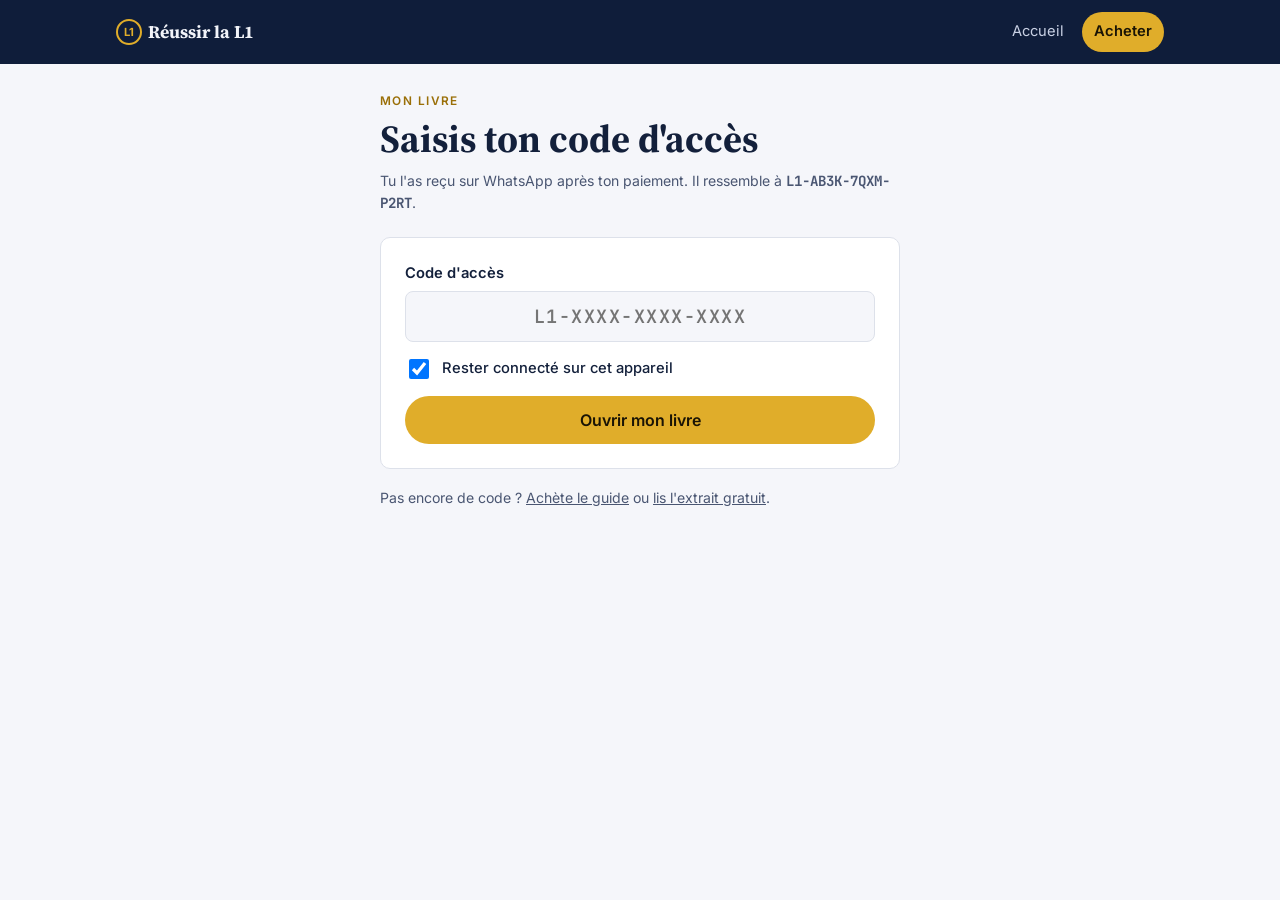
<file: lire.html>
<!doctype html>
<html lang="fr">
<head>
<meta charset="utf-8">
<meta name="viewport" content="width=device-width, initial-scale=1, viewport-fit=cover">
<title>Mon livre — Réussir la L1</title>
<meta name="robots" content="noindex">
<meta name="theme-color" content="#0f1d3a">
<link rel="icon" href="data:image/svg+xml,%3Csvg xmlns='http://www.w3.org/2000/svg' viewBox='0 0 64 64'%3E%3Ccircle cx='32' cy='32' r='30' fill='%230f1d3a'/%3E%3Ctext x='32' y='41' font-family='Georgia' font-weight='700' font-size='26' text-anchor='middle' fill='%23e0ad2a'%3EL1%3C/text%3E%3C/svg%3E">
<link rel="preconnect" href="https://fonts.googleapis.com">
<link rel="preconnect" href="https://fonts.gstatic.com" crossorigin>
<link rel="stylesheet" href="https://fonts.googleapis.com/css2?family=Inter:wght@400;500;600;700&family=JetBrains+Mono:wght@500&family=Source+Serif+4:opsz,wght@8..60,700&display=swap">
<link rel="stylesheet" href="assets/style.css">
<style>
  .connexion h1 { font-size: clamp(1.8rem, 5vw, 2.4rem); margin: 10px 0 8px; }
  .connexion .carte { margin-top: 22px; }
  .code-input { font: 600 1.15rem var(--mono); letter-spacing: .08em; text-transform: uppercase; text-align: center; }
  .case { display: flex; align-items: center; gap: 10px; font-weight: 500; }
  .case input { width: 20px; min-height: 0; height: 20px; }
  .biblio-tete { display: flex; flex-wrap: wrap; align-items: end; justify-content: space-between; gap: 12px; margin-bottom: 22px; }
  .biblio-tete h1 { font-size: clamp(1.6rem, 4.5vw, 2.2rem); }
  .livres { display: grid; grid-template-columns: repeat(auto-fill, minmax(220px, 1fr)); gap: 14px; }
  .livre { text-align: left; cursor: pointer; font: inherit; color: inherit; background: var(--carte); border: 1px solid var(--ligne); border-radius: var(--r); padding: 0; overflow: hidden; display: flex; flex-direction: column; }
  .livre:hover { border-color: var(--or-vif); }
  .livre .apercu { aspect-ratio: 16/9; overflow: hidden; background: #fff; border-bottom: 1px solid var(--ligne); }
  .livre .apercu img { width: 100%; }
  .livre .corps { padding: 12px 14px 14px; display: grid; gap: 4px; }
  .livre .num { font: 600 .74rem var(--mono); color: var(--or); }
  .livre b { font-family: var(--titre); font-size: 1.05rem; }

  /* Lecteur */
  .lecteur { position: fixed; inset: 0; z-index: 40; background: #3a4255; display: flex; flex-direction: column; }
  .lecteur[hidden] { display: none !important; }
  .outils {
    display: flex; align-items: center; gap: 8px; flex-wrap: wrap;
    background: var(--nuit); color: var(--sur-nuit);
    padding: calc(8px + env(safe-area-inset-top, 0px)) max(12px, env(safe-area-inset-right, 0px)) 8px max(12px, env(safe-area-inset-left, 0px));
  }
  .outils button, .outils input { background: rgba(255,255,255,.1); color: #fff; border: 0; border-radius: 8px; min-height: 40px; padding: 0 12px; font: 600 .9rem var(--texte); cursor: pointer; }
  .outils input { width: 64px; text-align: center; cursor: text; min-height: 40px; padding: 0 6px; }
  .outils .titre-livre { flex: 1; min-width: 0; font-weight: 600; white-space: nowrap; overflow: hidden; text-overflow: ellipsis; }
  .outils .pagin { display: flex; align-items: center; gap: 6px; font-size: .9rem; font-variant-numeric: tabular-nums; }
  .zone { flex: 1; overflow: auto; -webkit-overflow-scrolling: touch; display: flex; }
  .pages { margin: 0 auto; padding: 14px 8px 40px; display: grid; gap: 12px; justify-items: center; width: 100%; }
  .feuille { background: #fff; box-shadow: 0 2px 10px rgba(0,0,0,.35); position: relative; max-width: 100%; }
  .feuille canvas { display: block; width: 100%; height: 100%; user-select: none; -webkit-user-select: none; -webkit-touch-callout: none; }
  .sommaire { position: absolute; z-index: 2; top: 0; bottom: 0; left: 0; width: min(340px, 88vw); background: var(--carte); color: var(--encre); overflow: auto; padding: 16px; box-shadow: 4px 0 20px rgba(0,0,0,.3); }
  .sommaire[hidden] { display: none; }
  .sommaire button { display: block; width: 100%; text-align: left; background: none; border: 0; padding: 8px 6px; font: 500 .92rem var(--texte); color: inherit; cursor: pointer; border-radius: 6px; }
  .sommaire button:hover { background: var(--papier); }
  .sommaire .n1 { font-weight: 700; }
  .sommaire .n2 { padding-left: 16px; }
  .sommaire .n3 { padding-left: 28px; font-weight: 600; font-size: .88rem; }
  .sommaire .n4 { padding-left: 40px; font-weight: 400; font-size: .86rem; color: var(--encre-douce); }
  .chargement { margin: auto; color: #e8ebf3; text-align: center; display: grid; gap: 12px; padding: 24px; }
  .barre-prog { width: 240px; max-width: 70vw; height: 6px; border-radius: 6px; background: rgba(255,255,255,.15); overflow: hidden; }
  .barre-prog i { display: block; height: 100%; width: 0; background: var(--or-vif); transition: width .2s; }
  .corps-zone { position: relative; flex: 1; display: flex; min-height: 0; }
  .panneau-droit { left: auto; right: 0; box-shadow: -4px 0 20px rgba(0,0,0,.3); display: grid; gap: 20px; align-content: start; }
  .panneau-droit h3 { font-size: 1rem; margin-bottom: 8px; }
  .ligne-outil { display: flex; gap: 8px; flex-wrap: wrap; }
  .ligne-outil input { flex: 1; min-width: 0; min-height: 42px; padding: 8px 12px; }
  .ligne-outil button[type=submit], .bouton-outil { width: auto !important; display: inline-flex !important; align-items: center; background: var(--papier) !important; border: 1.5px solid var(--ligne) !important; border-radius: 8px !important; padding: 8px 12px !important; font-weight: 600 !important; }
  .bouton-outil[aria-pressed="true"] { background: var(--or-vif) !important; color: #1a1405; border-color: var(--or-vif) !important; }
  #resultats { max-height: 38vh; overflow: auto; border-radius: 6px; }
  #resultats:empty { display: none; }
  #resultats button small { display: block; color: var(--encre-douce); font-weight: 400; font-size: .82rem; }
  #marques { display: grid; gap: 4px; margin-top: 8px; }
  .marque { display: flex; align-items: center; gap: 6px; }
  .marque button:first-child { flex: 1; }
  .marque button:last-child { width: auto !important; color: var(--alerte) !important; }
  .toast { position: absolute; z-index: 3; left: 50%; transform: translateX(-50%); bottom: calc(16px + env(safe-area-inset-bottom, 0px)); background: var(--nuit); color: #fff; border-radius: 999px; padding: 8px 8px 8px 16px; display: flex; gap: 10px; align-items: center; box-shadow: 0 6px 20px rgba(0,0,0,.35); font-size: .9rem; max-width: calc(100% - 32px); }
  .toast button { background: var(--or-vif); color: #1a1405; border: 0; border-radius: 999px; padding: 6px 12px; font: 600 .85rem var(--texte); cursor: pointer; white-space: nowrap; }
  .lecteur.nuit { background: #121212; }
  .lecteur.nuit .feuille { filter: invert(.9) hue-rotate(180deg); }
  .consigne { background: var(--carte); color: var(--encre); border-left: 4px solid var(--or-vif); border-radius: 8px; padding: 14px 16px; width: min(900px, 100%); display: grid; gap: 8px; }
  .consigne p { white-space: pre-line; color: var(--encre-douce); font-size: .95rem; }
  .consigne button { justify-self: start; background: var(--or-vif); color: #1a1405; border: 0; border-radius: 999px; padding: 8px 16px; font: 600 .9rem var(--texte); cursor: pointer; }
  @media (max-width: 560px) {
    .outils { flex-wrap: nowrap; gap: 6px; }
    .outils .titre-livre { display: none; }
    .outils .pagin { margin-left: auto; }
    .outils button { padding: 0 10px; }
    .outils input { width: 48px; }
    #btn-moins, #btn-plus { display: none; }
  }
  @media print { body { display: none !important; } }
</style>
</head>
<body>
<header class="barre">
  <div class="enveloppe">
    <a class="marque" href="./"><i>L1</i> Réussir la L1</a>
    <nav aria-label="Menu"><a href="./">Accueil</a><a href="./#commander" class="acces">Acheter</a></nav>
  </div>
</header>

<main class="page enveloppe">
  <section id="vue-connexion" class="connexion etroit" hidden>
    <p class="etiquette">Mon livre</p>
    <h1>Saisis ton code d'accès</h1>
    <p class="note">Tu l'as reçu sur WhatsApp après ton paiement. Il ressemble à <b style="font-family:var(--mono)">L1-AB3K-7QXM-P2RT</b>.</p>
    <form class="carte grille" id="form-code" novalidate>
      <label for="code">Code d'accès
        <input id="code" class="code-input" autocomplete="off" autocapitalize="characters" spellcheck="false" maxlength="24" placeholder="L1-XXXX-XXXX-XXXX">
      </label>
      <label class="case" for="memo"><input type="checkbox" id="memo" checked> Rester connecté sur cet appareil</label>
      <p class="erreur" id="code-erreur" role="alert" hidden></p>
      <button class="bouton plein" type="submit" id="btn-ouvrir">Ouvrir mon livre</button>
    </form>
    <p class="note" style="margin-top:18px">Pas encore de code ? <a href="./#commander">Achète le guide</a> ou <a href="lire.html?extrait=1">lis l'extrait gratuit</a>.</p>
  </section>

  <section id="vue-biblio" hidden>
    <div class="biblio-tete">
      <div><p class="etiquette" id="biblio-num"></p><h1 id="biblio-titre">Ma bibliothèque</h1></div>
      <button class="bouton secondaire" type="button" id="btn-deconnexion">Se déconnecter</button>
    </div>
    <div class="livres" id="livres"></div>
    <p class="note" style="margin-top:22px">Les mises à jour apparaissent ici automatiquement. Ton nom figure sur chaque page : ce guide est à toi seul.</p>
  </section>
</main>

<div class="lecteur" id="lecteur" hidden>
  <div class="outils">
    <button type="button" id="btn-retour" aria-label="Retour à la bibliothèque">← Retour</button>
    <button type="button" id="btn-sommaire">Plan</button>
    <span class="titre-livre" id="titre-livre"></span>
    <span class="pagin"><input id="saut" inputmode="numeric" aria-label="Aller à la page"> / <span id="total-pages">0</span></span>
    <button type="button" id="btn-moins" aria-label="Réduire">−</button>
    <button type="button" id="btn-plus" aria-label="Agrandir">+</button>
    <button type="button" id="btn-outils" aria-expanded="false">Outils</button>
  </div>
  <div class="corps-zone">
    <nav class="sommaire" id="sommaire" hidden aria-label="Sommaire"></nav>
    <aside class="sommaire panneau-droit" id="panneau-outils" hidden aria-label="Outils de lecture">
      <section>
        <h3>Rechercher dans le livre</h3>
        <form id="form-recherche" class="ligne-outil" role="search">
          <input id="q" type="search" placeholder="Un mot, une notion…" autocomplete="off" aria-label="Mot à chercher">
          <button type="submit">Chercher</button>
        </form>
        <p class="note" id="recherche-etat" role="status"></p>
        <div id="resultats"></div>
      </section>
      <section>
        <h3>Marque-pages</h3>
        <button type="button" class="bouton-outil" id="btn-marquer">Marquer cette page</button>
        <div id="marques"><p class="note">Aucun marque-page pour l'instant.</p></div>
      </section>
      <section>
        <h3>Affichage</h3>
        <div class="ligne-outil">
          <button type="button" class="bouton-outil" id="btn-nuit" aria-pressed="false">Mode nuit</button>
          <button type="button" class="bouton-outil" id="btn-plein">Plein écran</button>
        </div>
        <div class="ligne-outil">
          <button type="button" class="bouton-outil" id="btn-moins2" aria-label="Réduire">− Plus petit</button>
          <button type="button" class="bouton-outil" id="btn-plus2" aria-label="Agrandir">+ Plus grand</button>
        </div>
      </section>
    </aside>
    <div class="toast" id="toast" hidden><span id="toast-texte"></span><button type="button" id="toast-action"></button></div>
    <div class="zone" id="zone">
      <div class="chargement" id="chargement"><span id="charg-texte">Ouverture du livre…</span><div class="barre-prog"><i id="charg-barre"></i></div></div>
      <div class="pages" id="pages" hidden></div>
    </div>
  </div>
</div>

<script src="assets/vendor/pdf.min.js"></script>
<script src="assets/commun.js"></script>
<script src="assets/lecteur.js"></script>
</body>
</html>
</file>
<file: assets/style.css>
/* Réussir la L1 — même identité que la couverture du guide :
   bleu nuit d'encre, or des filets, papier légèrement bleuté.
   Mise en page : une colonne éditoriale, les modules en rayonnage. */
:root {
  --papier: #f5f6fa;
  --carte: #ffffff;
  --encre: #13203b;
  --encre-douce: #4a5672;
  --ligne: #dde1ea;
  --nuit: #0f1d3a;
  --nuit-2: #18294d;
  --or: #9a6f08;
  --or-vif: #e0ad2a;
  --sur-nuit: #f2f4f9;
  --ok: #1d7a4e;
  --alerte: #b3261e;
  --ombre: 0 1px 2px rgba(15, 29, 58, .06), 0 8px 24px rgba(15, 29, 58, .08);
  --titre: "Source Serif 4", "Georgia", "Times New Roman", serif;
  --texte: "Inter", system-ui, -apple-system, "Segoe UI", Roboto, sans-serif;
  --mono: "JetBrains Mono", ui-monospace, "SFMono-Regular", Consolas, monospace;
  --r: 10px;
}
@media (prefers-color-scheme: dark) {
  :root:not([data-theme="light"]) {
    --papier: #0b1428; --carte: #121e38; --encre: #e8ebf3; --encre-douce: #a7b0c6;
    --ligne: #24324f; --nuit: #070e1e; --nuit-2: #101b33; --or: #e6b94a;
    --or-vif: #e6b94a; --sur-nuit: #eef1f8; --ok: #4cc28a; --alerte: #ff8a80;
    --ombre: 0 1px 2px rgba(0,0,0,.3), 0 8px 24px rgba(0,0,0,.35);
    color-scheme: dark;
  }
}
:root[data-theme="dark"] {
  --papier: #0b1428; --carte: #121e38; --encre: #e8ebf3; --encre-douce: #a7b0c6;
  --ligne: #24324f; --nuit: #070e1e; --nuit-2: #101b33; --or: #e6b94a;
  --or-vif: #e6b94a; --sur-nuit: #eef1f8; --ok: #4cc28a; --alerte: #ff8a80;
  --ombre: 0 1px 2px rgba(0,0,0,.3), 0 8px 24px rgba(0,0,0,.35);
  color-scheme: dark;
}

* { box-sizing: border-box; }
[hidden] { display: none !important; }
html { -webkit-text-size-adjust: 100%; }
body {
  margin: 0; background: var(--papier); color: var(--encre);
  font: 16px/1.6 var(--texte);
}
img { max-width: 100%; display: block; }
a { color: inherit; }
h1, h2, h3 { font-family: var(--titre); line-height: 1.15; text-wrap: balance; margin: 0; }
h2 { font-size: clamp(1.6rem, 3.6vw, 2.2rem); }
h3 { font-size: 1.15rem; }
p { margin: 0; }
:focus-visible { outline: 3px solid var(--or-vif); outline-offset: 2px; border-radius: 4px; }

.enveloppe {
  max-width: 1080px; margin: 0 auto;
  padding-left: max(16px, env(safe-area-inset-left, 0px));
  padding-right: max(16px, env(safe-area-inset-right, 0px));
}
.etiquette {
  font: 600 .74rem/1 var(--texte); letter-spacing: .12em; text-transform: uppercase;
  color: var(--or);
}

/* Barre du haut */
.barre {
  position: sticky; top: env(safe-area-inset-top, 0px); z-index: 20;
  background: var(--nuit); color: var(--sur-nuit);
}
body::before {
  content: ""; position: fixed; inset: 0 0 auto; z-index: 21;
  height: env(safe-area-inset-top, 0px); background: var(--nuit);
}
.barre .enveloppe { display: flex; align-items: center; gap: 16px; padding-block: 12px; }
.marque { display: flex; align-items: center; gap: 10px; text-decoration: none; font: 700 1.1rem var(--titre); }
.marque i { width: 26px; height: 26px; border-radius: 50%; border: 2px solid var(--or-vif); display: grid; place-items: center; font: 700 .7rem var(--texte); font-style: normal; color: var(--or-vif); }
.barre nav { margin-left: auto; display: flex; gap: 6px; flex-wrap: wrap; }
.barre nav a { text-decoration: none; padding: 8px 12px; border-radius: 999px; font-size: .92rem; color: #c9d1e4; }
.barre nav a:hover { color: #fff; background: rgba(255,255,255,.08); }
.barre nav a.acces { background: var(--or-vif); color: #1a1405; font-weight: 600; }
@media (max-width: 640px) { .barre nav a.cache-mobile { display: none; } }

/* Boutons */
.bouton {
  display: inline-flex; align-items: center; justify-content: center; gap: 8px;
  padding: 13px 22px; border-radius: 999px; border: 0; cursor: pointer;
  font: 600 1rem var(--texte); text-decoration: none; min-height: 48px;
  background: var(--or-vif); color: #1a1405;
  transition: transform .15s ease, filter .15s ease;
}
.bouton:hover { filter: brightness(1.05); transform: translateY(-1px); }
.bouton.secondaire { background: transparent; color: inherit; box-shadow: inset 0 0 0 1.5px currentColor; }
.bouton.plein { width: 100%; }
.bouton[disabled] { opacity: .55; cursor: not-allowed; transform: none; }

/* Bandeau d'annonce (texte modifiable depuis l'espace vendeur) */
.annonce { background: var(--or-vif); color: #1a1405; text-align: center; font-weight: 600; font-size: .95rem; }
.annonce .enveloppe { padding-block: 10px; }

/* Héros */
.heros { background: var(--nuit); color: var(--sur-nuit); overflow: hidden; position: relative; }
.heros::after {
  content: ""; position: absolute; right: -180px; top: -120px; width: 620px; height: 620px;
  border-radius: 50%; pointer-events: none;
  background: repeating-radial-gradient(circle, transparent 0 38px, rgba(224,173,42,.07) 38px 39px);
}
.heros .enveloppe {
  display: grid; grid-template-columns: 1.2fr .8fr; gap: 40px; align-items: center;
  padding-block: 56px 64px; position: relative; z-index: 1;
}
.heros h1 { font-size: clamp(2.3rem, 6vw, 3.9rem); }
.heros h1 em { font-style: normal; color: var(--or-vif); }
.heros .chapeau { font-size: 1.12rem; color: #c9d1e4; margin-top: 18px; max-width: 34em; }
.heros .actions { display: flex; flex-wrap: wrap; gap: 12px; margin-top: 28px; }
.heros .actions .secondaire { color: var(--sur-nuit); }
.preuves { display: flex; flex-wrap: wrap; gap: 22px; margin-top: 32px; font-size: .92rem; color: #c9d1e4; }
.preuves b { display: block; font: 700 1.6rem var(--titre); color: #fff; font-variant-numeric: tabular-nums; }
.couverture { position: relative; justify-self: center; width: min(320px, 100%); }
.couverture img { border-radius: 6px; box-shadow: 0 30px 60px rgba(0,0,0,.45); transform: rotate(-2.5deg); }
.terminal {
  position: absolute; left: -36px; bottom: -22px; width: 250px; max-width: 80%;
  background: #0a1120; border: 1px solid #2a3a5e; border-radius: 8px; padding: 10px 12px;
  font: 12px/1.55 var(--mono); color: #c9d1e4; box-shadow: 0 12px 30px rgba(0,0,0,.4);
}
.terminal .p { color: var(--or-vif); }
.terminal .v { color: #4cc28a; }
@media (max-width: 820px) {
  .heros .enveloppe { grid-template-columns: 1fr; padding-block: 36px 52px; }
  .couverture { width: min(190px, 56%); margin-top: 4px; }
  .preuves { display: grid; grid-template-columns: repeat(4, minmax(0, 1fr)); gap: 10px; font-size: .8rem; line-height: 1.3; }
  .preuves b { font-size: 1.3rem; }
  .terminal { left: -60px; bottom: -16px; width: 210px; font-size: 11px; }
}

/* Sections */
section.bloc { padding-block: 64px; }
.entete-bloc { display: grid; gap: 10px; margin-bottom: 28px; max-width: 42em; }
.entete-bloc p { color: var(--encre-douce); }

/* Offres */
.offres { display: grid; grid-template-columns: repeat(3, minmax(0, 1fr)); gap: 18px; }
.offre {
  background: var(--carte); border: 1px solid var(--ligne); border-radius: var(--r);
  padding: 24px; display: flex; flex-direction: column; gap: 14px; min-width: 0;
}
.offre.vedette { background: var(--nuit-2); color: var(--sur-nuit); border-color: var(--or-vif); box-shadow: var(--ombre); }
.offre .prix { font: 700 2rem var(--titre); font-variant-numeric: tabular-nums; }
.offre .prix small { font: 500 .9rem var(--texte); opacity: .75; }
.offre ul { margin: 0; padding-left: 18px; display: grid; gap: 6px; font-size: .95rem; }
.offre .bouton { margin-top: auto; }
.offre.vedette .etiquette { color: var(--or-vif); }
@media (max-width: 860px) { .offres { grid-template-columns: 1fr; } }

/* Rayonnage des modules */
.rayon { display: grid; grid-template-columns: repeat(auto-fill, minmax(230px, 1fr)); gap: 16px; }
.module {
  background: var(--carte); border: 1px solid var(--ligne); border-radius: var(--r);
  overflow: hidden; display: flex; flex-direction: column; min-width: 0;
}
.module .apercu { aspect-ratio: 16 / 10; overflow: hidden; background: #fff; border-bottom: 1px solid var(--ligne); }
.module .apercu img { width: 100%; height: auto; object-fit: cover; object-position: top; }
.module .corps { padding: 14px 16px 16px; display: flex; flex-direction: column; gap: 8px; flex: 1; }
.module .num { font: 600 .75rem var(--mono); color: var(--or); }
.module p { font-size: .9rem; color: var(--encre-douce); }
.module .pied { display: flex; align-items: center; justify-content: space-between; gap: 8px; margin-top: auto; padding-top: 6px; }
.module .pied b { font-variant-numeric: tabular-nums; }
.bandeau { margin-top: 16px; flex-direction: row; border-color: var(--or-vif); }
.bandeau .apercu { aspect-ratio: auto; width: 38%; max-height: 230px; border-bottom: 0; border-right: 1px solid var(--ligne); }
.bandeau .corps { padding: 22px 24px; gap: 10px; }
.bandeau h3 { font-size: 1.5rem; }
.bandeau p { font-size: 1rem; max-width: 36em; }
@media (max-width: 640px) {
  .bandeau { flex-direction: column; }
  .bandeau .apercu { width: 100%; aspect-ratio: 16 / 10; border-right: 0; border-bottom: 1px solid var(--ligne); }
}
.lien-btn { background: none; border: 0; padding: 8px 0; color: var(--or); font: 600 .92rem var(--texte); cursor: pointer; text-decoration: underline; text-underline-offset: 3px; }
.badge { font: 600 .72rem var(--texte); padding: 3px 8px; border-radius: 999px; background: color-mix(in srgb, var(--or-vif) 22%, transparent); color: var(--or); }

/* Étapes d'achat */
.etapes { display: grid; grid-template-columns: repeat(4, minmax(0, 1fr)); gap: 16px; counter-reset: e; }
.etape { border-top: 3px solid var(--or-vif); padding-top: 14px; display: grid; gap: 6px; }
.etape::before { counter-increment: e; content: counter(e); font: 700 1.6rem var(--titre); color: var(--or); }
.etape p { color: var(--encre-douce); font-size: .95rem; }
@media (max-width: 860px) { .etapes { grid-template-columns: repeat(2, minmax(0, 1fr)); } }
@media (max-width: 480px) { .etapes { grid-template-columns: 1fr; } }

/* Commande */
.commande { display: grid; grid-template-columns: 1fr 1fr; gap: 28px; align-items: start; }
@media (max-width: 860px) { .commande { grid-template-columns: 1fr; } }
.carte { background: var(--carte); border: 1px solid var(--ligne); border-radius: var(--r); padding: 24px; min-width: 0; }
.numeros { display: grid; gap: 12px; }
.numero { display: flex; align-items: center; gap: 12px; padding: 14px; border-radius: 8px; border: 1px solid var(--ligne); }
.numero .op { font: 700 .8rem var(--texte); padding: 6px 10px; border-radius: 6px; color: #fff; min-width: 76px; text-align: center; }
.numero .op.tm { background: #c8102e; }
.numero .op.fl { background: #0a5cad; }
.numero b { font: 700 1.25rem var(--mono); font-variant-numeric: tabular-nums; letter-spacing: .02em; }
.numero button { margin-left: auto; }
.note { font-size: .88rem; color: var(--encre-douce); }
form.grille { display: grid; gap: 14px; }
label { display: grid; gap: 6px; font-weight: 600; font-size: .92rem; }
label span.aide { font-weight: 400; color: var(--encre-douce); font-size: .84rem; }
input, select, textarea {
  font: 400 1rem var(--texte); padding: 12px 14px; border-radius: 8px; width: 100%;
  border: 1.5px solid var(--ligne); background: var(--papier); color: var(--encre); min-height: 48px;
}
input:focus, select:focus { border-color: var(--or-vif); outline: none; }
.radios { display: flex; gap: 10px; flex-wrap: wrap; }
.radios label { display: flex; align-items: center; gap: 8px; font-weight: 500; padding: 10px 14px; border: 1.5px solid var(--ligne); border-radius: 8px; cursor: pointer; }
.radios input { width: auto; min-height: 0; }
.total { display: flex; justify-content: space-between; align-items: baseline; padding: 12px 0; border-top: 1px dashed var(--ligne); }
.total b { font: 700 1.5rem var(--titre); font-variant-numeric: tabular-nums; }
.erreur { color: var(--alerte); font-size: .9rem; }
.succes { color: var(--ok); font-size: .95rem; }

/* Panier */
.pastille-panier { background: rgba(255,255,255,.12); color: #fff !important; font-weight: 600; }
.pastille-panier b { display: inline-grid; place-items: center; min-width: 22px; height: 22px; padding: 0 6px; margin-left: 4px; border-radius: 999px; background: var(--or-vif); color: #1a1405; font-size: .8rem; font-variant-numeric: tabular-nums; }
.label-panier { font-weight: 600; font-size: .92rem; margin-bottom: 6px; }
.panier-liste { display: grid; gap: 6px; }
.article { display: flex; align-items: center; gap: 10px; padding: 10px 12px; border: 1.5px solid var(--ligne); border-radius: 8px; background: var(--papier); }
.article span { flex: 1; min-width: 0; font-weight: 500; }
.article b { font-variant-numeric: tabular-nums; white-space: nowrap; }
.article button { background: none; border: 0; color: var(--alerte); font: 600 1rem var(--texte); cursor: pointer; padding: 4px 6px; border-radius: 6px; }
.dans-panier { background: var(--ok) !important; color: #fff !important; box-shadow: none !important; }
.lien-btn.dans-panier { background: none !important; color: var(--ok) !important; text-decoration: none; }

/* FAQ */
.faq { display: grid; gap: 10px; max-width: 780px; }
.faq details { background: var(--carte); border: 1px solid var(--ligne); border-radius: 8px; padding: 4px 18px; }
.faq summary { cursor: pointer; padding: 14px 0; font-weight: 600; }
.faq details p { padding-bottom: 16px; color: var(--encre-douce); }

/* Pied */
footer { background: var(--nuit); color: #aab4cc; font-size: .9rem; }
footer .enveloppe { display: flex; flex-wrap: wrap; gap: 14px 28px; justify-content: space-between; padding-block: 28px; }
footer a { color: #dfe4f0; }

/* Bouton WhatsApp flottant */
.wa {
  position: fixed; z-index: 30; width: 56px; height: 56px; border-radius: 50%;
  right: calc(16px + env(safe-area-inset-right, 0px));
  bottom: calc(16px + env(safe-area-inset-bottom, 0px));
  background: #25d366; color: #fff; display: grid; place-items: center;
  box-shadow: 0 8px 20px rgba(0,0,0,.25);
}
.wa svg { width: 30px; height: 30px; }

/* Pages simples (lecteur, admin, conditions) */
.page { padding-block: 32px 64px; }
.etroit { max-width: 520px; margin: 0 auto; }
.texte-long { max-width: 720px; }
.texte-long h2 { font-size: 1.35rem; margin: 28px 0 8px; }
.texte-long p, .texte-long li { color: var(--encre-douce); }

@media (prefers-reduced-motion: reduce) {
  * { transition: none !important; animation: none !important; }
}
</file>
